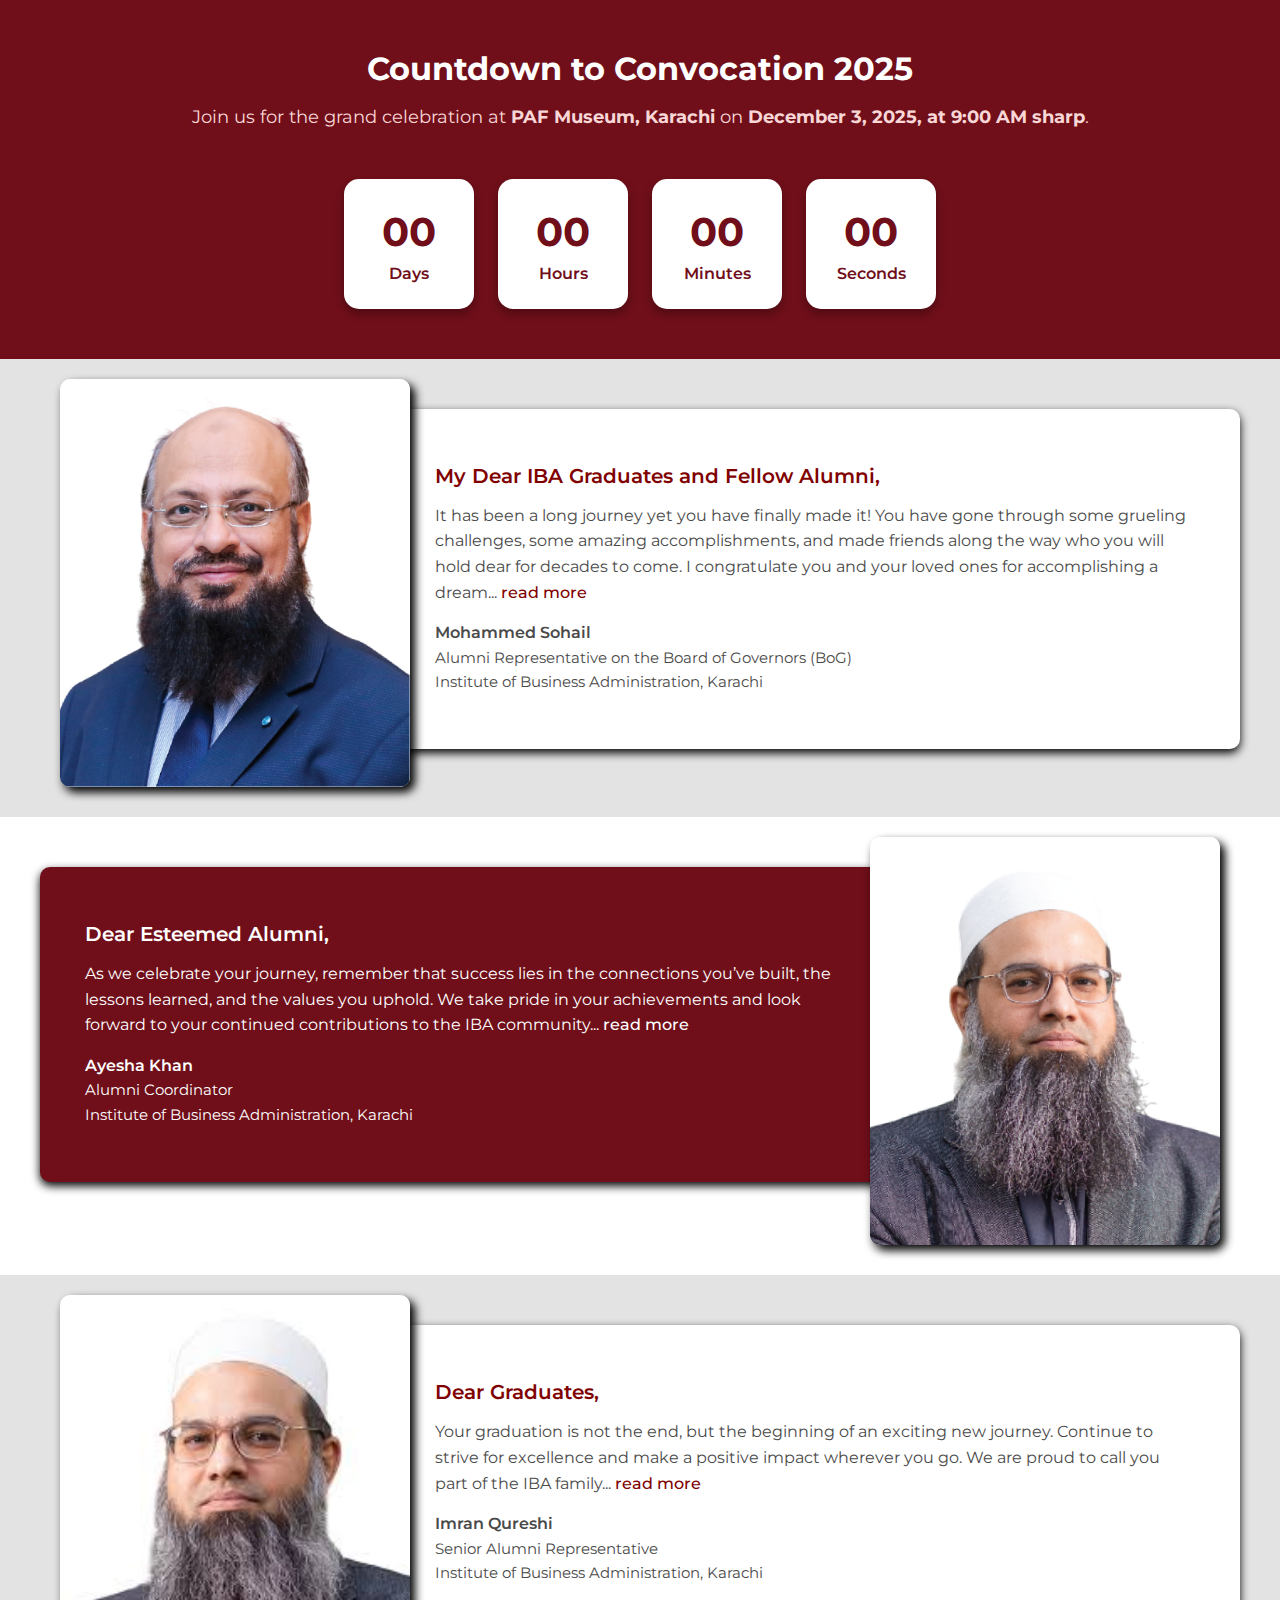
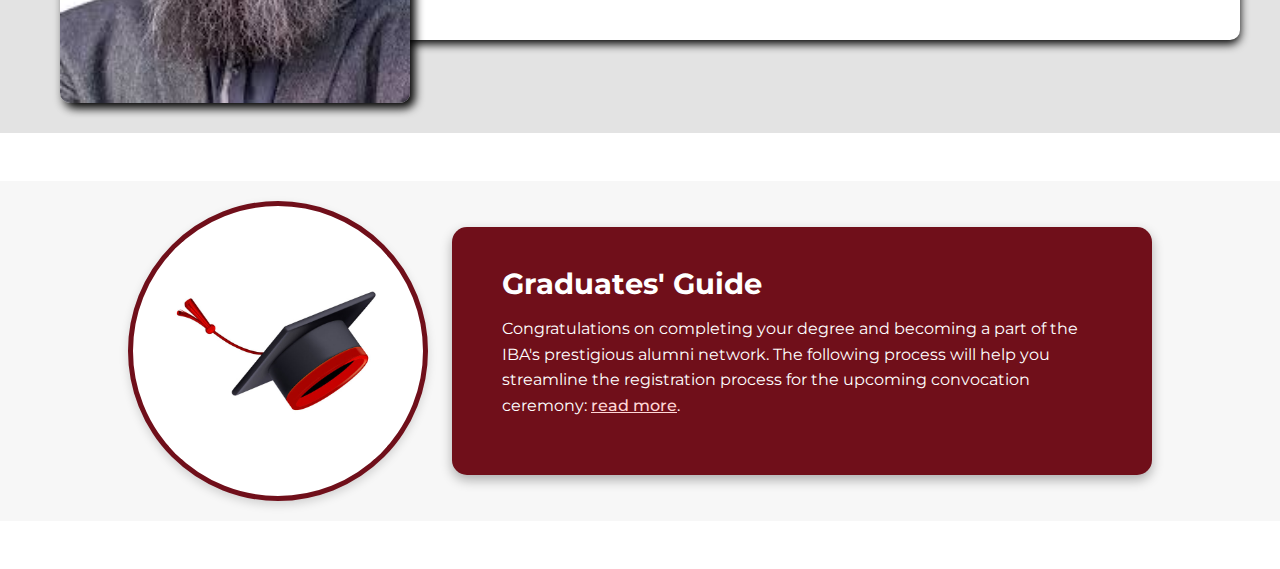
<file: CHeck.html>
<!DOCTYPE html>
<html lang="en">
<head>
  <meta charset="UTF-8">
  <meta name="viewport" content="width=device-width, initial-scale=1.0">
  <title>MAJU CONVOCATION</title>
        <!-- Bootstrap & Font Awesome -->
  <link href="https://cdn.jsdelivr.net/npm/bootstrap@5.3.7/dist/css/bootstrap.min.css" rel="stylesheet"/>
  <link href="https://cdnjs.cloudflare.com/ajax/libs/font-awesome/6.4.0/css/all.min.css" rel="stylesheet"/>
  <!-- Google Font -->
  <link href="https://fonts.googleapis.com/css2?family=Montserrat:wght@300;400;500;600;700;800&display=swap" rel="stylesheet">
  <!-- PT serif    -->
  <link href="https://fonts.googleapis.com/css2?family=PT+Serif&display=swap" rel="stylesheet">
  <style>



    body {
      font-family: 'Montserrat', Arial, sans-serif;
    }


    
  /* COUNTDOWN  */

 .countdown-section {
    background-color: #700f1a;
    color: #fff;
    padding: 50px 20px;
  }

  .countdown-title {
    font-size: 2rem;
    font-weight: 700;
  }

  .countdown-subtitle {
    font-size: 1.1rem;
    color: #f9d7d7;
  }

  .time-box {
    background-color: #fff;
    color: #700f1a;
    width: 130px;
    height: 130px;
    border-radius: 15px;
    box-shadow: 0 5px 10px rgba(0,0,0,0.3);
    display: flex;
    flex-direction: column;
    align-items: center;
    justify-content: center;
    transition: transform 0.3s ease;
  }

  .time-box:hover {
    transform: scale(1.05);
  }

  .time-box span {
    font-size: 2.5rem;
    font-weight: 700;
  }

  .time-box p {
    margin: 0;
    font-weight: 600;
    font-size: 1rem;
  }

  @media (max-width: 576px) {
    .time-box {
      width: 100px;
      height: 100px;
    }

    .time-box span {
      font-size: 2rem;
    }

    .countdown-title {
      font-size: 1.6rem;
    }
  }


/* MESSAGES  */




/* Keep the padding to make background visible */
.alumni-section {
  padding: 0px 0;
}

/* ✅ Alternate background colors for full-width wrappers */
.alumni-section-wrapper:nth-of-type(odd) {
  background-color: #e3e3e3; /* light gray */
}

.alumni-section-wrapper:nth-of-type(even) {
  background-color: #ffffff; /* white */
}

/* ✅ Keep padding on wrapper so bg color is visible */
.alumni-section-wrapper {
  width: 100%;
  /* padding: 0px 0; */
}


.alumni-section {
  display: flex;
  align-items: flex-start;
  justify-content: center;
  gap: 0;
  margin: 0 auto;
  padding: 50px 0px 0px 0px;
  max-width: 1200px;
  position: relative;
}

    /* Reverse layout for middle block */
    .alumni-section.reverse {
      flex-direction: row-reverse;
    }

    /* Image block */
    .alumni-img {
      position: relative;
      z-index: 2;
      flex: 0 0 auto;
      bottom: 30px;
      left: 20px;
    }

    .alumni-section.reverse .alumni-img {
      left: -20px;
    }

    .alumni-img img {
      width: 350px;
      height: auto;
      border-radius: 10px;
      box-shadow: 5px 5px 10px rgba(0,0,0.25), 0 6px 10px rgba(0,0,0,0.12);
      transition: all 0.3s ease;
    }

    /* Card block */
    .alumni-card {
      background-color: #fff;
      border-radius: 10px;
      box-shadow: 0 4px 10px rgba(0, 0, 0,25);
      padding: 55px 45px;
      flex: 1;
      position: relative;
      z-index: 1;
      transition: all 0.3s ease;
    }

    .alumni-card h5 {
      color: #800000;
      font-weight: 600;
      margin-bottom: 15px;
    }

    .alumni-card p {
      color: #4a4a4a;
      line-height: 1.6;
      margin-bottom: 15px;
    }

    .alumni-card a {
      color: #800000;
      text-decoration: none;
      font-weight: 500;
    }

    .alumni-card a:hover {
      text-decoration: underline;
    }

    .alumni-name {
      font-weight: 600;
      color: #222;
      margin-bottom: 3px;
    }

    .alumni-title {
      color: #555;
      font-size: 0.95rem;
      line-height: 1.4;
    }
    .second-message .alumni-card{
       background-color: #700f1a;
    }
    .second-message .alumni-card p,
    .second-message .alumni-card h5,
    .second-message .alumni-card a {
    color: #fff;
    }
    .second-message .alumni-card a:hover {
    color: #ffd6d6;
    }

    /* Responsive Design */
    @media (max-width: 992px) {
      .alumni-section {
        flex-direction: column;
        align-items: center;
        margin: 40px 20px;
      }

      .alumni-section.reverse {
        flex-direction: column; /* always stack same way on mobile */
      }

      .alumni-img {
        position: static;
        margin-bottom: -20px;
        left: 0;
        bottom: 0;
      }

      .alumni-img img {
        width: 250px;
        max-width: 100%;
        display: block;
        margin: 0 auto;
      }

      .alumni-card {
        width: 100%;
        text-align: center;
        padding: 35px 25px 45px;
        margin-top: 0;
      }

      .alumni-card h5 {
        font-size: 1.1rem;
      }

      .alumni-card p {
        font-size: 0.95rem;
      }
    }

    @media (max-width: 576px) {
      .alumni-img img {
        width: 200px;
      }

      .alumni-card {
        padding: 30px 20px;
      }

      .alumni-card h5 {
        font-size: 1rem;
      }
    }



    /* CAP STYLING  */
     .graduates-section {
    background-color: #f7f7f7;
    padding: 20px 0px;
  }

  .graduates-img {
    position: relative;
    width: 300px;
    height: 300px;
    border-radius: 50%;
    background-color: #fff;
    border: 5px solid #700f1a;
    box-shadow: 0 4px 10px rgba(0,0,0,0.15);
    display: flex;
    align-items: center;
    justify-content: center;
    overflow: hidden;
  }

  .graduates-img img {
    width: 75%;
    height: auto;
    object-fit: contain;
    transition: transform 0.3s ease;
  }

  .graduates-img:hover img {
    transform: scale(1.05);
  }

  .graduates-card {
    background-color: #700f1a;
    color: #fff;
    border-radius: 15px;
    box-shadow: 0 5px 12px rgba(0,0,0,0.3);
    padding: 40px 50px;
    max-width: 700px;
  }

  .graduates-card h3 {
    font-weight: 700;
    font-size: 1.8rem;
    margin-bottom: 15px;
  }

  .graduates-card p {
    line-height: 1.6;
    font-size: 1rem;
  }

  .graduates-card a {
    color: #ffd6d6;
    font-weight: 500;
    text-decoration: underline;
  }

  .graduates-card a:hover {
    color: #fff;
  }

  /* Responsive */
  @media (max-width: 768px) {
    .graduates-card {
      text-align: center;
      padding: 30px 25px;
    }

    .graduates-img {
      width: 180px;
      height: 180px;
      margin: 0 auto 25px;
    }

    .graduates-card h3 {
      font-size: 1.5rem;
    }
  }

  </style>
</head>
<body>

   <!-- 🎓 Countdown Section -->
<section class="countdown-section text-center">
  <div class="container">
    <h2 class="countdown-title mb-3">Countdown to Convocation 2025</h2>
    <p class="countdown-subtitle mb-5">
      Join us for the grand celebration at <strong>PAF Museum, Karachi</strong> on 
      <strong>December 3, 2025, at 9:00 AM sharp</strong>.
    </p>

    <div class="countdown d-flex justify-content-center flex-wrap gap-4">
      <div class="time-box">
        <span id="days">00</span>
        <p>Days</p>
      </div>
      <div class="time-box">
        <span id="hours">00</span>
        <p>Hours</p>
      </div>
      <div class="time-box">
        <span id="minutes">00</span>
        <p>Minutes</p>
      </div>
      <div class="time-box">
        <span id="seconds">00</span>
        <p>Seconds</p>
      </div>
    </div>
  </div>
</section>

  <!-- 1️⃣ First Message (Image Left) -->
   <div class="alumni-section-wrapper">
  <div class="alumni-section">
    <div class="alumni-img">
      <img src="/Dr Zubair Sb.jpg" alt="Dr Zubair Ahmed Sheikh President Maju">
    </div>
    <div class="alumni-card">
      <h5>My Dear IBA Graduates and Fellow Alumni,</h5>
      <p>
        It has been a long journey yet you have finally made it! You have gone through 
        some grueling challenges, some amazing accomplishments, and made friends 
        along the way who you will hold dear for decades to come. I congratulate you 
        and your loved ones for accomplishing a dream...
        <a href="#">read more</a>
      </p>
      <p class="alumni-name mb-0">Mohammed Sohail</p>
      <p class="alumni-title mb-0">
        Alumni Representative on the Board of Governors (BoG)<br>
        Institute of Business Administration, Karachi
      </p>
    </div>
  </div>
</div>
  <!-- 2️⃣ Second Message (Image Right) -->
  <div class="alumni-section-wrapper">
  <div class="alumni-section reverse second-message">
    <div class="alumni-img">
      <img src="/Kashif Sb.jpg" alt="Kashif Khan Registrar Maju">
    </div>
    <div class="alumni-card">
      <h5>Dear Esteemed Alumni,</h5>
      <p>
        As we celebrate your journey, remember that success lies in the connections 
        you’ve built, the lessons learned, and the values you uphold. We take pride 
        in your achievements and look forward to your continued contributions to 
        the IBA community...
        <a href="#">read more</a>
      </p>
      <p class="alumni-name mb-0">Ayesha Khan</p>
      <p class="alumni-title mb-0">
        Alumni Coordinator<br>
        Institute of Business Administration, Karachi
      </p>
    </div>
  </div>
  </div>

  <!-- 3️⃣ Third Message (Image Left Again) -->
   <div class="alumni-section-wrapper">
  <div class="alumni-section">
    <div class="alumni-img">
      <img src="/KK.jpg" alt="Alumni Message 3">
    </div>
    <div class="alumni-card">
      <h5>Dear Graduates,</h5>
      <p>
        Your graduation is not the end, but the beginning of an exciting new journey. 
        Continue to strive for excellence and make a positive impact wherever you go. 
        We are proud to call you part of the IBA family...
        <a href="#">read more</a>
      </p>
      <p class="alumni-name mb-0">Imran Qureshi</p>
      <p class="alumni-title mb-0">
        Senior Alumni Representative<br>
        Institute of Business Administration, Karachi
      </p>
    </div>
  </div>
  </div>


  <!-- CAP    -->
   
  <section class="graduates-section my-5">
  <div class="container d-flex align-items-center justify-content-center flex-wrap gap-4">
    
    <!-- Circle Image -->
    <div class="graduates-img">
      <img src="/graduationhat.jpg" alt="Graduation Cap">
    </div>

    <!-- Text Card -->
    <div class="graduates-card">
      <h3>Graduates' Guide</h3>
      <p>
        Congratulations on completing your degree and becoming a part of the IBA's prestigious alumni
        network. The following process will help you streamline the registration process for the
        upcoming convocation ceremony:
        <a href="#">read more</a>.
      </p>
    </div>
  </div>
</section>


</body>
<script>
  // 🎯 Convocation Date and Time (Karachi)
  const eventDate = new Date("December 3, 2025 09:00:00 GMT+0500").getTime();

  const countdown = setInterval(() => {
    const now = new Date().getTime();
    const distance = eventDate - now;

    const days = Math.floor(distance / (1000 * 60 * 60 * 24));
    const hours = Math.floor((distance % (1000 * 60 * 60 * 24)) / (1000 * 60 * 60));
    const minutes = Math.floor((distance % (1000 * 60 * 60)) / (1000 * 60));
    const seconds = Math.floor((distance % (1000 * 60)) / 1000);

    document.getElementById("days").textContent = days.toString().padStart(2, "0");
    document.getElementById("hours").textContent = hours.toString().padStart(2, "0");
    document.getElementById("minutes").textContent = minutes.toString().padStart(2, "0");
    document.getElementById("seconds").textContent = seconds.toString().padStart(2, "0");

    // When countdown ends
    if (distance < 0) {
      clearInterval(countdown);
      document.querySelector(".countdown").innerHTML = "<h3>🎉 The Convocation Has Begun!</h3>";
    }
  }, 1000);
</script>
</html>
</file>
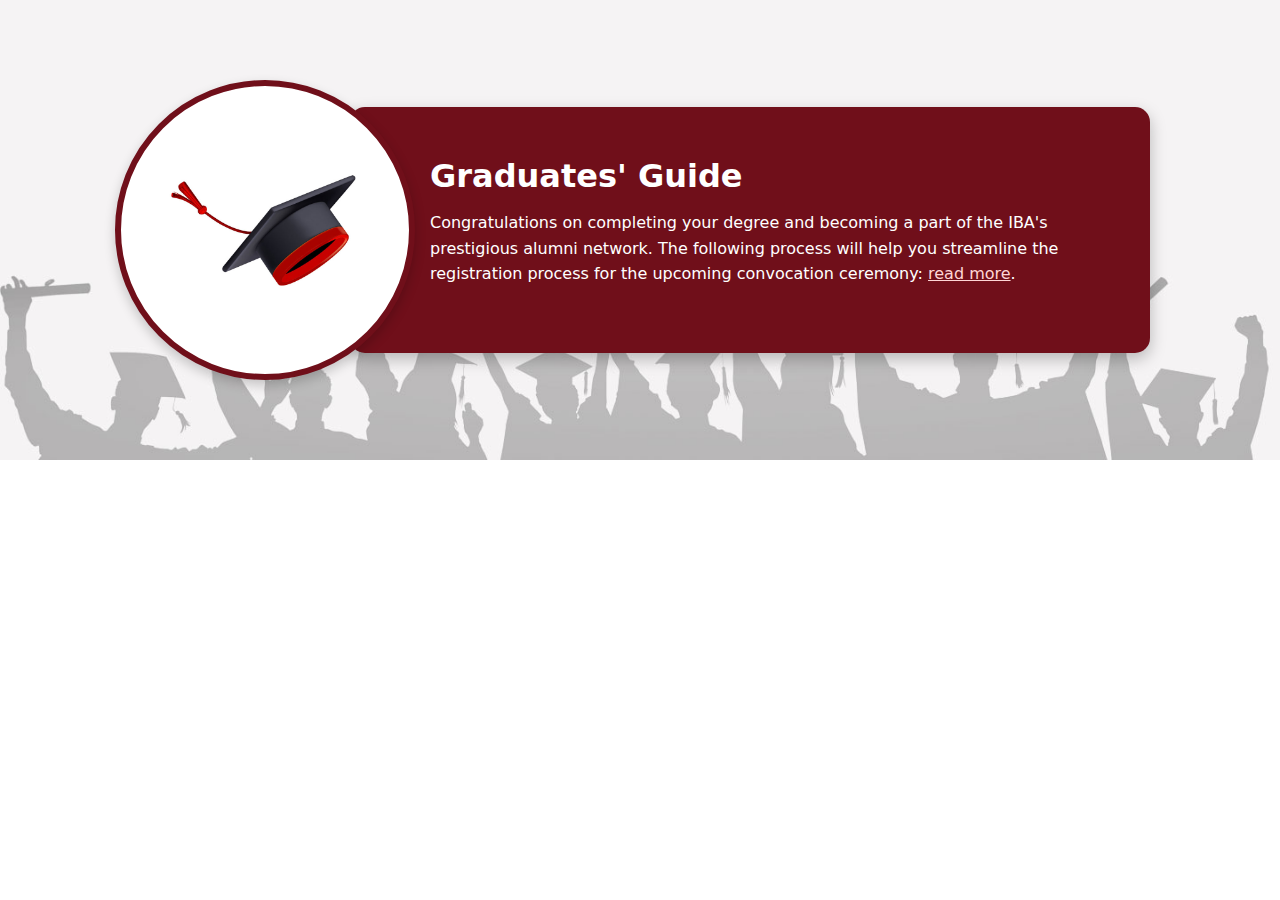
<file: guide.html>
<!DOCTYPE html>
<html lang="en">
<head>
  <meta charset="UTF-8">
  <meta name="viewport" content="width=device-width, initial-scale=1.0">
  <title>Graduates' Guide Section</title>
  <link href="https://cdn.jsdelivr.net/npm/bootstrap@5.3.3/dist/css/bootstrap.min.css" rel="stylesheet">
  <style>
    /* ======= SECTION BACKGROUND ======= */
    .graduates-section {
      background: url('bg-graduates-guide.jpg') no-repeat center bottom / cover;
      padding: 80px 0;
      position: relative;
    }

    /* ======= CONTAINER ======= */
    .graduates-container {
      display: flex;
      align-items: center;
      justify-content: center;
      flex-wrap: wrap;
      gap: 0;
    }

    /* ======= IMAGE CIRCLE ======= */
    .graduates-img {
      position: relative;
      right: 15px;
      z-index: 2;
      width: 300px;
      height: 300px;
      border-radius: 50%;
      background-color: #fff;
      border: 6px solid #700f1a;
      box-shadow: 0 5px 12px rgba(0,0,0,0.2);
      display: flex;
      align-items: center;
      justify-content: center;
      margin-right: -80px; /* Overlaps with card */
      overflow: hidden;
    }

    .graduates-img img {
      width: 70%;
      height: auto;
      transition: transform 0.3s ease;
    }

    .graduates-img:hover img {
      transform: scale(1.05);
    }

    /* ======= CARD ======= */
    .graduates-card {
      background-color: #700f1a;
      color: #fff;
      border-radius: 15px;
      box-shadow: 0 6px 16px rgba(0,0,0,0.25);
      padding: 50px 80px;
      max-width: 800px;
      position: relative;
      z-index: 1;
    }

    .graduates-card h3 {
      font-weight: 700;
      font-size: 2rem;
      margin-bottom: 15px;
    }

    .graduates-card p {
      font-size: 1rem;
      line-height: 1.6;
    }

    .graduates-card a {
      color: #ffd6d6;
      font-weight: 500;
      text-decoration: underline;
    }

    .graduates-card a:hover {
      color: #fff;
    }

    /* ======= RESPONSIVE ======= */
    @media (max-width: 992px) {
      .graduates-container {
        flex-direction: column;
        text-align: center;
        gap: 20px;
      }

      .graduates-img {
        margin: 0 auto -30px;
        width: 180px;
        height: 180px;
      }

      .graduates-card {
        padding: 35px 25px;
      }

      .graduates-card h3 {
        font-size: 1.6rem;
      }
    }
  </style>
</head>
<body>

  <!-- ======= Graduates' Guide Section ======= -->
  <section class="graduates-section">
    <div class="container graduates-container">
      <!-- Circle Image -->
      <div class="graduates-img">
        <img src="graduationhat.jpg" alt="Graduation Cap">
      </div>

      <!-- Text Card -->
      <div class="graduates-card">
        <h3>Graduates' Guide</h3>
        <p>
          Congratulations on completing your degree and becoming a part of the IBA's prestigious alumni network.
          The following process will help you streamline the registration process for the upcoming convocation ceremony:
          <a href="#">read more</a>.
        </p>
      </div>
    </div>
  </section>

</body>
</html>
</file>
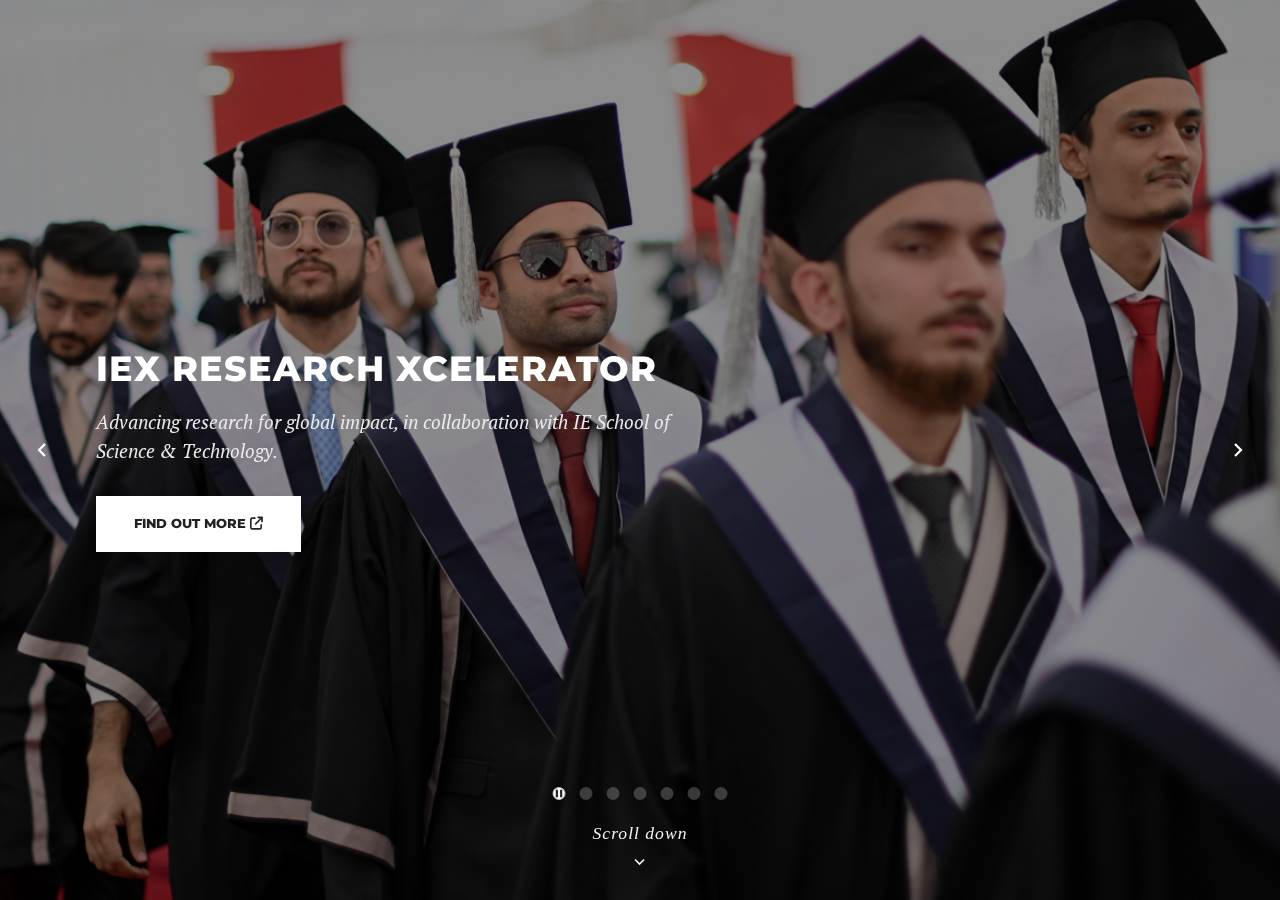
<file: Slider.html>
<!DOCTYPE html>
<html lang="en">
<head>
  <meta charset="UTF-8">
  <title>Pixel Perfect Slider</title>
  <meta name="viewport" content="width=device-width, initial-scale=1">
        <!-- Bootstrap & Font Awesome -->
  <link href="https://cdn.jsdelivr.net/npm/bootstrap@5.3.7/dist/css/bootstrap.min.css" rel="stylesheet"/>
  <link href="https://cdnjs.cloudflare.com/ajax/libs/font-awesome/6.4.0/css/all.min.css" rel="stylesheet"/>
  <!-- Google Font -->
  <link href="https://fonts.googleapis.com/css2?family=Montserrat:wght@300;400;500;600;700;800&display=swap" rel="stylesheet">
  <!-- PT serif    -->
  <link href="https://fonts.googleapis.com/css2?family=PT+Serif&display=swap" rel="stylesheet">
  <style>
    html, body {
      height: 100%;
      margin: 0;
      padding: 0;
      font-family: 'Montserrat', Arial, sans-serif;
      background: #000;
    }
    .hero-slider {
      width: 100vw;
      height: 100vh;
      position: relative;
      overflow: hidden;
    }
    .hero-slider .slides-wrapper {
      display: flex;
      width: 100vw;
      height: 100vh;
      transition: transform 0.7s cubic-bezier(.77,0,.18,1);
      will-change: transform;
    }
    .hero-slider .slide {
      min-width: 100vw;
      height: 100vh;
      position: relative;
      background-size: cover;
      background-position: center;
      display: flex;
      align-items: center;
      justify-content: flex-start;
      transition: none;
    }
    .hero-slider .slide::before {
      content: "";
      position: absolute;
      inset: 0;
      background: rgba(0,0,0,0.45);
      z-index: 1;
    }
    .hero-slider .slide-content {
      position: relative;
      z-index: 2;
      color: #fff;
      margin-left: 6rem;
      max-width: 900px;
      display: flex;
      flex-direction: column;
      align-items: flex-start;
    }
    .hero-slider .slide-content h1 {
      font-size: 35px;
      font-weight: 800;
      font-style: normal;
      margin-bottom: 18px;
      letter-spacing: 1px;
      text-transform: uppercase;
    }
    .hero-slider .slide-content p {
      max-width: 600px;
      font-size: 1.2rem;
      margin-bottom: 30px;
      font-weight: 400;
      font-family: 'PT Serif', serif;
      font-style: italic;
      color: #eaeaea;
    }
    .hero-slider .slide-content button {
      font-weight: 800;
      font-size: 13px;
      padding: 18px 38px;
      border-radius: 0;
      border: none;
      background: #fff;
      color: #222;
      transition: background 0.2s, color 0.2s;
      cursor: pointer;
      box-shadow: 0 2px 8px rgba(0,0,0,0.08);
    }
    .hero-slider .slide-content button:hover {
      background: #222;
      color: #fff;
    }
    /* SVG Arrows */
    .hero-slider .arrow {
      position: absolute;
      top: 50%;
      transform: translateY(-50%);
      background: none;
      border: none;
      width: 36px;
      height: 36px;
      display: flex;
      align-items: center;
      justify-content: center;
      cursor: pointer;
      z-index: 10;
      transition: color 0.2s;
      user-select: none;
      outline: none;
      padding: 0;
    }
    .hero-slider .arrow.left { left: 24px; }
    .hero-slider .arrow.right { right: 24px; }
    .hero-slider .arrow svg {
      width: 24px;
      height: 24px;
      stroke: #fff;
      stroke-width: 2.2;
      fill: none;
      display: block;
    }
    .hero-slider .arrow:hover svg {
      stroke: #bbb;
    }
    /* Dots */
    .hero-slider .slider-dots {
      position: absolute;
      left: 50%;
      bottom: 100px;
      transform: translateX(-50%);
      display: flex;
      gap: 14px;
      z-index: 20;
    }
    .hero-slider .dot {
      width: 13px;
      height: 13px;
      background: rgba(255,255,255,0.22);
      border-radius: 50%;
      display: flex;
      align-items: center;
      justify-content: center;
      transition: background 0.2s, border 0.2s;
      position: relative;
      font-size: 1rem;
      cursor: pointer;
      border: none;
      outline: none;
    }
    .hero-slider .dot.active {
      background: #fff;
      border: 1px solid #bbb;
      box-shadow: 0 2px 8px rgba(0,0,0,0.08);
    }
    .hero-slider .dot .dot-icon {
  color: #222;
  font-size: 0.95rem;
  display: flex;
  align-items: center;
  justify-content: center;
  font-weight: 400;
  pointer-events: auto;  /* enable clicks */
  cursor: pointer;       /* UX: indicate clickability */
}
    .hero-slider .dot:not(.active) .hero-slider .dot-icon {
      display: none;
    }
    .hero-slider .dot .dot-icon svg {
      width: 13px;
      height: 13px;
      display: block;
    }
    /* Scroll Down */
    .hero-slider .scroll-down {
      position: absolute;
      left: 50%;
      bottom: 30px;
      transform: translateX(-50%);
      color: #fff;
      text-align: center;
      z-index: 30;
      font-size: 1.1rem;
      letter-spacing: 1px;
      opacity: 0.95;
      font-family: 'Georgia', serif;
      font-style: italic;
      text-shadow: 0 2px 8px rgba(0,0,0,0.2);
    }
    .hero-slider .scroll-down svg {
      display: block;
      margin: 6px auto 0 auto;
      width: 18px;
      height: 18px;
      stroke: #fff;
      stroke-width: 2.2;
      fill: none;
      animation: bounce 1.5s infinite;
    }
    @keyframes bounce {
      0%, 100% { transform: translateY(0);}
      50% { transform: translateY(10px);}
    }
    @media (max-width: 900px) {
      .hero-slider .slide-content {
        margin-left: 24px;
        max-width: 90vw;
      }
      .hero-slider .slide-content h1 {
        font-size: 1.5rem;
      }
      .hero-slider .arrow {
        display: none;
        /* width: 28px; */
        /* height: 28px; */
      }
      .hero-slider .arrow svg {
        width: 18px;
        height: 18px;
      }
      .hero-slider .slider-dots {
        /* bottom: 60px; */
        gap: 8px;
      }
      .hero-slider .dot {
        width: 14px;
        height: 14px;
        font-size: 0.7rem;
      }
      .hero-slider .dot .dot-icon svg {
        width: 9px;
        height: 9px;
      }
    }
  </style>
</head>
<body>
  
  <div class="hero-slider">
    <!-- Slides Wrapper -->
    <div class="slides-wrapper">
      <div class="slide" style="background-image: url('/slide15.jpg');">
        <div class="slide-content">
          <h1>IEX RESEARCH XCELERATOR</h1>
          <p>Advancing research for global impact, in collaboration with IE School of Science & Technology.</p>
          <button>FIND OUT MORE <i class="fas fa-arrow-up-right-from-square"></i> </button>
        </div>
      </div>
      <div class="slide" style="background-image: url('https://images.unsplash.com/photo-1465101046530-73398c7f28ca?auto=format&fit=crop&w=1500&q=80');">
        <div class="slide-content">
          <h1>INNOVATION HUB</h1>
          <p>In this Episode of The Kipling Balance, Philipp Hildebrand, Vice Chairman of BlackRock, joins Pablo Isla, Chairman of IE International Advisory Board, for a genuine conversation on leadership, resilience, and strategy especially in times of change. They reflect on rebuilding after setbacks and the importance of culture in companies.</p>
          <button>DISCOVER <i class="fas fa-arrow-up-right-from-square"></i> </button>
        </div>
      </div>
      <div class="slide" style="background-image: url('https://images.unsplash.com/photo-1519125323398-675f0ddb6308?auto=format&fit=crop&w=1500&q=80');">
        <div class="slide-content">
          <h1>GLOBAL IMPACT</h1>
          <p>Connecting ideas and people for a better tomorrow.</p>
          <button>EXPLORE <i class="fas fa-arrow-up-right-from-square"></i> </button>
        </div>
      </div>
      <div class="slide" style="background-image: url('https://images.unsplash.com/photo-1500534314209-a25ddb2bd429?auto=format&fit=crop&w=1500&q=80');">
        <div class="slide-content">
          <h1>EDUCATION FOR ALL</h1>
          <p>Making quality education accessible worldwide.</p>
          <button>JOIN US <i class="fas fa-arrow-up-right-from-square"></i> </button>
        </div>
      </div>
      <div class="slide" style="background-image: url('https://images.unsplash.com/photo-1465101178521-c1a9136a3b99?auto=format&fit=crop&w=1500&q=80');">
        <div class="slide-content">
          <h1>TECHNOLOGY LEADERS</h1>
          <p>Shaping the future with cutting-edge technology.</p>
          <button>SIGN UP <i class="fas fa-arrow-up-right-from-square"></i> </button>
        </div>
      </div>
      <div class="slide" style="background-image: url('');">
        <div class="slide-content">
          <h1>RESEARCH PARTNERS</h1>
          <p>We are excited to announce that our Global Online MBA has been ranked #1 by the Financial Times for 2024! This achievement underscores our dedication to providing transformative education. Discover the #NextBestYou at IE Business School.

</p>
          <button>CONTACT <i class="fas fa-arrow-up-right-from-square"></i> </button>
        </div>
      </div>
      <div class="slide" style="background-image: url('https://images.unsplash.com/photo-1506744038136-46273834b3fb?auto=format&fit=crop&w=1500&q=80');">
        <div class="slide-content">
          <h1>START YOUR JOURNEY</h1>
          <p>Begin your path to success with us.</p>
          <button>GET STARTED <i class="fas fa-arrow-up-right-from-square"></i> </button>
        </div>
      </div>
    </div>
    <!-- SVG Arrows -->
    <button class="arrow left" aria-label="Previous slide">
      <svg viewBox="0 0 24 24"><polyline points="15 6 9 12 15 18"/></svg>
    </button>
    <button class="arrow right" aria-label="Next slide">
      <svg viewBox="0 0 24 24"><polyline points="9 6 15 12 9 18"/></svg>
    </button>
    <!-- Dots -->
    <div class="slider-dots">
      <div class="dot" data-slide="0"><span class="dot-icon"></span></div>
      <div class="dot" data-slide="1"><span class="dot-icon"></span></div>
      <div class="dot" data-slide="2"><span class="dot-icon"></span></div>
      <div class="dot" data-slide="3"><span class="dot-icon"></span></div>
      <div class="dot" data-slide="4"><span class="dot-icon"></span></div>
      <div class="dot" data-slide="5"><span class="dot-icon"></span></div>
      <div class="dot" data-slide="6"><span class="dot-icon"></span></div>
    </div>
    <!-- Scroll Down -->
    <div class="scroll-down">
      <span>Scroll down</span>
      <svg viewBox="0 0 24 24"><polyline points="6 10 12 16 18 10"/></svg>
    </div>
  </div>
  <script>
const slidesWrapper = document.querySelector('.slides-wrapper');
const slides = document.querySelectorAll('.slide');
const dots = document.querySelectorAll('.dot');
const leftArrow = document.querySelector('.arrow.left');
const rightArrow = document.querySelector('.arrow.right');
let currentSlide = 0;
let autoPlay = true;
let autoPlayInterval = null;
const AUTO_PLAY_DELAY = 4000;

// SVG for play and pause
const playSVG = `<svg viewBox="0 0 24 24"><polygon points="8,5 19,12 8,19" fill="#222"/></svg>`;
const pauseSVG = `<svg viewBox="0 0 24 24"><rect x="6" y="5" width="4" height="14" fill="#222"/><rect x="14" y="5" width="4" height="14" fill="#222"/></svg>`;

// Show slide by index
function showSlide(index) {
  if (index < 0) index = slides.length - 1;
  if (index >= slides.length) index = 0;
  slidesWrapper.style.transform = `translateX(-${index * 100}vw)`;
  dots.forEach((dot, i) => {
    dot.classList.toggle('active', i === index);
    dot.querySelector('.dot-icon').innerHTML = '';
  });
  if (autoPlay) {
    dots[index].querySelector('.dot-icon').innerHTML = pauseSVG;
  } else {
    dots[index].querySelector('.dot-icon').innerHTML = playSVG;
  }
  currentSlide = index;
}

function nextSlide() {
  showSlide(currentSlide + 1);
}
function prevSlide() {
  showSlide(currentSlide - 1);
}

// Dots click
dots.forEach((dot, i) => {
  dot.addEventListener('click', (e) => {
    // If the click is on the play/pause icon, do nothing here
    if (e.target.closest('.dot-icon')) return;
    showSlide(i);
    pauseAutoPlay();
    // playAutoPlay();
  });
});

// Arrows
leftArrow.addEventListener('click', () => {
  prevSlide();
  // pauseAutoPlay();
});
rightArrow.addEventListener('click', () => {
  nextSlide();
  // pauseAutoPlay(); 
});

// Auto play
function playAutoPlay(startFrom = currentSlide) {
  autoPlay = true;
  showSlide(startFrom);
  clearInterval(autoPlayInterval);
  autoPlayInterval = setInterval(() => {
    nextSlide();
  }, AUTO_PLAY_DELAY);
}
function pauseAutoPlay() {
  autoPlay = false;
  clearInterval(autoPlayInterval);
  showSlide(currentSlide); // update icon
}

// Start autoplay on load
showSlide(0);
playAutoPlay();
// Play/pause icon click
document.querySelector('.slider-dots').addEventListener('click', function(e) {
  if (e.target.closest('.dot-icon')) {
    if (autoPlay) {
      pauseAutoPlay();
    } else {
      playAutoPlay(currentSlide);
    }
    e.stopPropagation();
    e.preventDefault();
  }
});

// Keyboard navigation
document.addEventListener('keydown', function(e) {
  if (e.key === 'ArrowLeft') {
    prevSlide();
    pauseAutoPlay();
  } else if (e.key === 'ArrowRight') {
    nextSlide();
    pauseAutoPlay();
  }
});

  </script>
</body>
</html>
</file>
